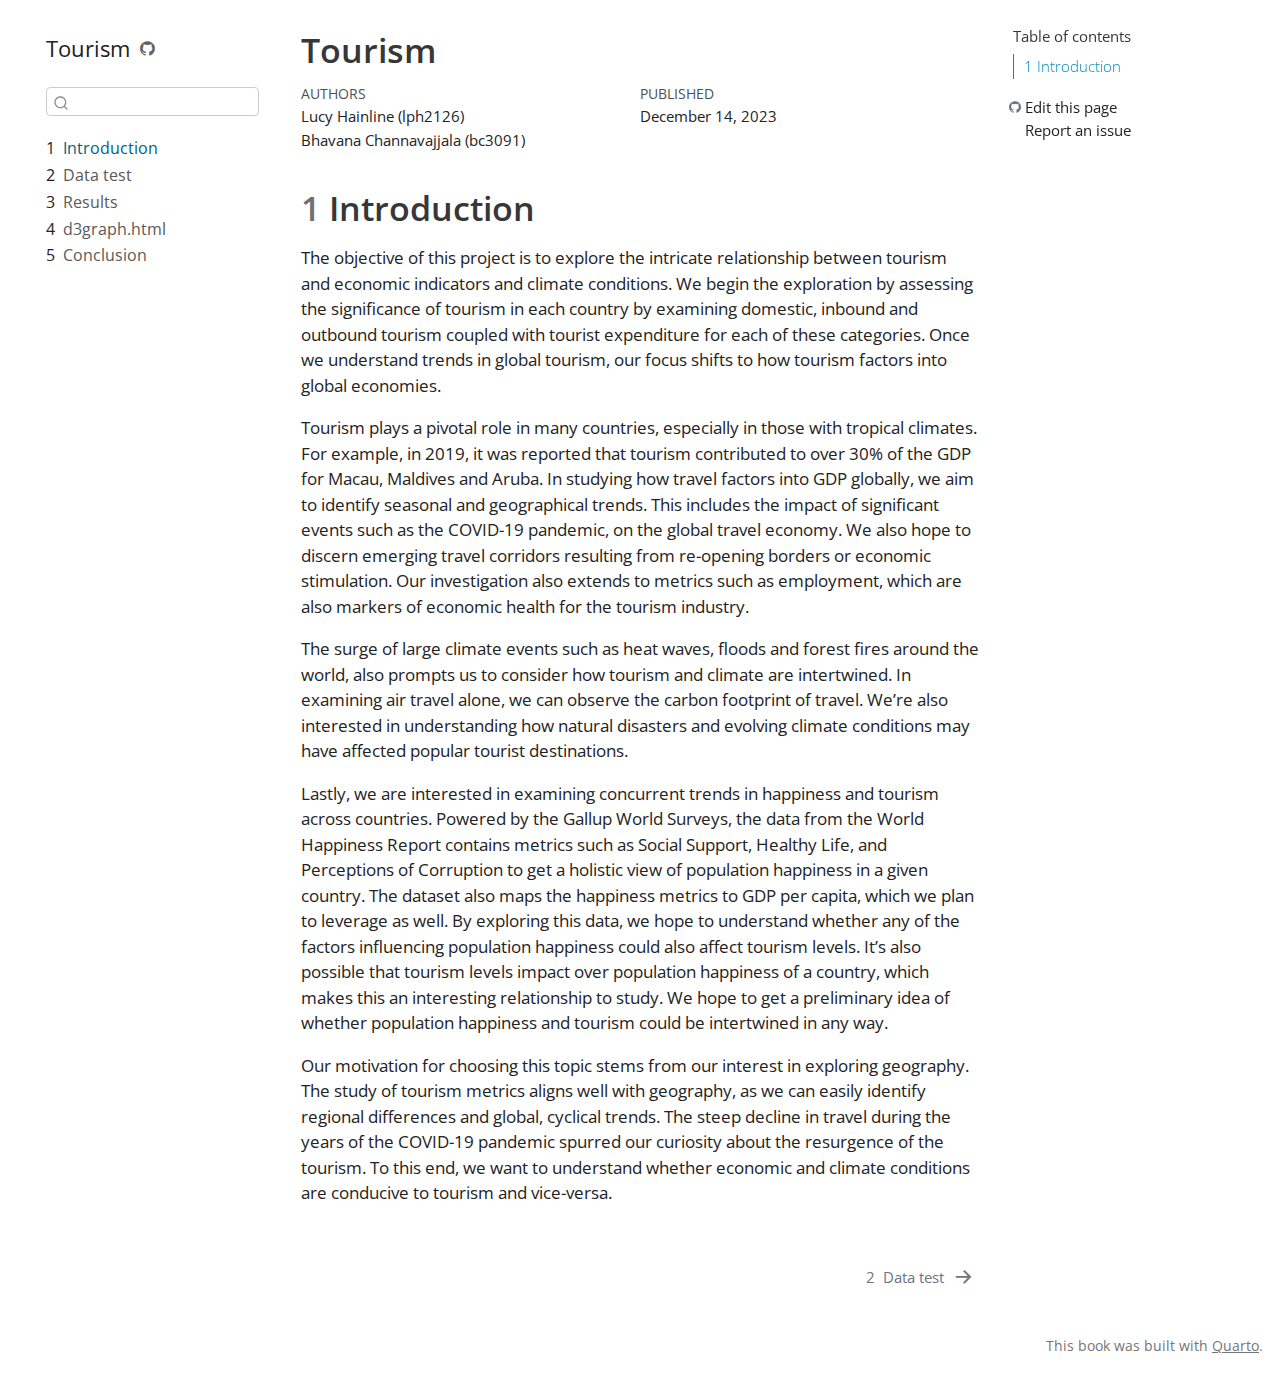
<file: docs/index.html>
<!DOCTYPE html>
<html xmlns="http://www.w3.org/1999/xhtml" lang="en" xml:lang="en"><head>

<meta charset="utf-8">
<meta name="generator" content="quarto-1.3.353">

<meta name="viewport" content="width=device-width, initial-scale=1.0, user-scalable=yes">

<meta name="author" content="Lucy Hainline (lph2126)">
<meta name="author" content="Bhavana Channavajjala (bc3091)">
<meta name="dcterms.date" content="2023-12-14">

<title>Tourism</title>
<style>
code{white-space: pre-wrap;}
span.smallcaps{font-variant: small-caps;}
div.columns{display: flex; gap: min(4vw, 1.5em);}
div.column{flex: auto; overflow-x: auto;}
div.hanging-indent{margin-left: 1.5em; text-indent: -1.5em;}
ul.task-list{list-style: none;}
ul.task-list li input[type="checkbox"] {
  width: 0.8em;
  margin: 0 0.8em 0.2em -1em; /* quarto-specific, see https://github.com/quarto-dev/quarto-cli/issues/4556 */ 
  vertical-align: middle;
}
</style>


<script src="site_libs/quarto-nav/quarto-nav.js"></script>
<script src="site_libs/quarto-nav/headroom.min.js"></script>
<script src="site_libs/clipboard/clipboard.min.js"></script>
<script src="site_libs/quarto-search/autocomplete.umd.js"></script>
<script src="site_libs/quarto-search/fuse.min.js"></script>
<script src="site_libs/quarto-search/quarto-search.js"></script>
<meta name="quarto:offset" content="./">
<link href="./data.html" rel="next">
<script src="site_libs/quarto-html/quarto.js"></script>
<script src="site_libs/quarto-html/popper.min.js"></script>
<script src="site_libs/quarto-html/tippy.umd.min.js"></script>
<script src="site_libs/quarto-html/anchor.min.js"></script>
<link href="site_libs/quarto-html/tippy.css" rel="stylesheet">
<link href="site_libs/quarto-html/quarto-syntax-highlighting.css" rel="stylesheet" id="quarto-text-highlighting-styles">
<script src="site_libs/bootstrap/bootstrap.min.js"></script>
<link href="site_libs/bootstrap/bootstrap-icons.css" rel="stylesheet">
<link href="site_libs/bootstrap/bootstrap.min.css" rel="stylesheet" id="quarto-bootstrap" data-mode="light">
<script id="quarto-search-options" type="application/json">{
  "location": "sidebar",
  "copy-button": false,
  "collapse-after": 3,
  "panel-placement": "start",
  "type": "textbox",
  "limit": 20,
  "language": {
    "search-no-results-text": "No results",
    "search-matching-documents-text": "matching documents",
    "search-copy-link-title": "Copy link to search",
    "search-hide-matches-text": "Hide additional matches",
    "search-more-match-text": "more match in this document",
    "search-more-matches-text": "more matches in this document",
    "search-clear-button-title": "Clear",
    "search-detached-cancel-button-title": "Cancel",
    "search-submit-button-title": "Submit"
  }
}</script>


</head>

<body class="nav-sidebar floating">

<div id="quarto-search-results"></div>
  <header id="quarto-header" class="headroom fixed-top">
  <nav class="quarto-secondary-nav">
    <div class="container-fluid d-flex">
      <button type="button" class="quarto-btn-toggle btn" data-bs-toggle="collapse" data-bs-target="#quarto-sidebar,#quarto-sidebar-glass" aria-controls="quarto-sidebar" aria-expanded="false" aria-label="Toggle sidebar navigation" onclick="if (window.quartoToggleHeadroom) { window.quartoToggleHeadroom(); }">
        <i class="bi bi-layout-text-sidebar-reverse"></i>
      </button>
      <nav class="quarto-page-breadcrumbs" aria-label="breadcrumb"><ol class="breadcrumb"><li class="breadcrumb-item"><a href="./index.html"><span class="chapter-number">1</span>&nbsp; <span class="chapter-title">Introduction</span></a></li></ol></nav>
      <a class="flex-grow-1" role="button" data-bs-toggle="collapse" data-bs-target="#quarto-sidebar,#quarto-sidebar-glass" aria-controls="quarto-sidebar" aria-expanded="false" aria-label="Toggle sidebar navigation" onclick="if (window.quartoToggleHeadroom) { window.quartoToggleHeadroom(); }">      
      </a>
      <button type="button" class="btn quarto-search-button" aria-label="Search" onclick="window.quartoOpenSearch();">
        <i class="bi bi-search"></i>
      </button>
    </div>
  </nav>
</header>
<!-- content -->
<div id="quarto-content" class="quarto-container page-columns page-rows-contents page-layout-article">
<!-- sidebar -->
  <nav id="quarto-sidebar" class="sidebar collapse collapse-horizontal sidebar-navigation floating overflow-auto">
    <div class="pt-lg-2 mt-2 text-left sidebar-header">
    <div class="sidebar-title mb-0 py-0">
      <a href="./">Tourism</a> 
        <div class="sidebar-tools-main">
    <a href="https://github.com/bchannavajjala/tourism" title="Source Code" class="quarto-navigation-tool px-1" aria-label="Source Code"><i class="bi bi-github"></i></a>
</div>
    </div>
      </div>
        <div class="mt-2 flex-shrink-0 align-items-center">
        <div class="sidebar-search">
        <div id="quarto-search" class="" title="Search"></div>
        </div>
        </div>
    <div class="sidebar-menu-container"> 
    <ul class="list-unstyled mt-1">
        <li class="sidebar-item">
  <div class="sidebar-item-container"> 
  <a href="./index.html" class="sidebar-item-text sidebar-link active">
 <span class="menu-text"><span class="chapter-number">1</span>&nbsp; <span class="chapter-title">Introduction</span></span></a>
  </div>
</li>
        <li class="sidebar-item">
  <div class="sidebar-item-container"> 
  <a href="./data.html" class="sidebar-item-text sidebar-link">
 <span class="menu-text"><span class="chapter-number">2</span>&nbsp; <span class="chapter-title">Data test</span></span></a>
  </div>
</li>
        <li class="sidebar-item">
  <div class="sidebar-item-container"> 
  <a href="./results.html" class="sidebar-item-text sidebar-link">
 <span class="menu-text"><span class="chapter-number">3</span>&nbsp; <span class="chapter-title">Results</span></span></a>
  </div>
</li>
        <li class="sidebar-item">
  <div class="sidebar-item-container"> 
  <a href="./d3graph.html" class="sidebar-item-text sidebar-link">
 <span class="menu-text"><span class="chapter-number">4</span>&nbsp; <span class="chapter-title">d3graph.html</span></span></a>
  </div>
</li>
        <li class="sidebar-item">
  <div class="sidebar-item-container"> 
  <a href="./conclusion.html" class="sidebar-item-text sidebar-link">
 <span class="menu-text"><span class="chapter-number">5</span>&nbsp; <span class="chapter-title">Conclusion</span></span></a>
  </div>
</li>
    </ul>
    </div>
</nav>
<div id="quarto-sidebar-glass" data-bs-toggle="collapse" data-bs-target="#quarto-sidebar,#quarto-sidebar-glass"></div>
<!-- margin-sidebar -->
    <div id="quarto-margin-sidebar" class="sidebar margin-sidebar">
        <nav id="TOC" role="doc-toc" class="toc-active">
    <h2 id="toc-title">Table of contents</h2>
   
  <ul>
  <li><a href="#introduction" id="toc-introduction" class="nav-link active" data-scroll-target="#introduction"><span class="header-section-number">1</span> Introduction</a></li>
  </ul>
<div class="toc-actions"><div><i class="bi bi-github"></i></div><div class="action-links"><p><a href="https://github.com/bchannavajjala/tourism/edit/main/index.qmd" class="toc-action">Edit this page</a></p><p><a href="https://github.com/bchannavajjala/tourism/issues/new" class="toc-action">Report an issue</a></p></div></div></nav>
    </div>
<!-- main -->
<main class="content" id="quarto-document-content">

<header id="title-block-header" class="quarto-title-block default">
<div class="quarto-title">
<h1 class="title">Tourism</h1>
</div>



<div class="quarto-title-meta">

    <div>
    <div class="quarto-title-meta-heading">Authors</div>
    <div class="quarto-title-meta-contents">
             <p>Lucy Hainline (lph2126) </p>
             <p>Bhavana Channavajjala (bc3091) </p>
          </div>
  </div>
    
    <div>
    <div class="quarto-title-meta-heading">Published</div>
    <div class="quarto-title-meta-contents">
      <p class="date">December 14, 2023</p>
    </div>
  </div>
  
    
  </div>
  

</header>

<section id="introduction" class="level1" data-number="1">
<h1 data-number="1"><span class="header-section-number">1</span> Introduction</h1>
<p>The objective of this project is to explore the intricate relationship between tourism and economic indicators and climate conditions. We begin the exploration by assessing the significance of tourism in each country by examining domestic, inbound and outbound tourism coupled with tourist expenditure for each of these categories. Once we understand trends in global tourism, our focus shifts to how tourism factors into global economies.</p>
<p>Tourism plays a pivotal role in many countries, especially in those with tropical climates. For example, in 2019, it was reported that tourism contributed to over 30% of the GDP for Macau, Maldives and Aruba. In studying how travel factors into GDP globally, we aim to identify seasonal and geographical trends. This includes the impact of significant events such as the COVID-19 pandemic, on the global travel economy. We also hope to discern emerging travel corridors resulting from re-opening borders or economic stimulation. Our investigation also extends to metrics such as employment, which are also markers of economic health for the tourism industry.</p>
<p>The surge of large climate events such as heat waves, floods and forest fires around the world, also prompts us to consider how tourism and climate are intertwined. In examining air travel alone, we can observe the carbon footprint of travel. We’re also interested in understanding how natural disasters and evolving climate conditions may have affected popular tourist destinations.</p>
<p>Lastly, we are interested in examining concurrent trends in happiness and tourism across countries. Powered by the Gallup World Surveys, the data from the World Happiness Report contains metrics such as Social Support, Healthy Life, and Perceptions of Corruption to get a holistic view of population happiness in a given country. The dataset also maps the happiness metrics to GDP per capita, which we plan to leverage as well. By exploring this data, we hope to understand whether any of the factors influencing population happiness could also affect tourism levels. It’s also possible that tourism levels impact over population happiness of a country, which makes this an interesting relationship to study. We hope to get a preliminary idea of whether population happiness and tourism could be intertwined in any way.</p>
<p>Our motivation for choosing this topic stems from our interest in exploring geography. The study of tourism metrics aligns well with geography, as we can easily identify regional differences and global, cyclical trends. The steep decline in travel during the years of the COVID-19 pandemic spurred our curiosity about the resurgence of the tourism. To this end, we want to understand whether economic and climate conditions are conducive to tourism and vice-versa.</p>


</section>

</main> <!-- /main -->
<script id="quarto-html-after-body" type="application/javascript">
window.document.addEventListener("DOMContentLoaded", function (event) {
  const toggleBodyColorMode = (bsSheetEl) => {
    const mode = bsSheetEl.getAttribute("data-mode");
    const bodyEl = window.document.querySelector("body");
    if (mode === "dark") {
      bodyEl.classList.add("quarto-dark");
      bodyEl.classList.remove("quarto-light");
    } else {
      bodyEl.classList.add("quarto-light");
      bodyEl.classList.remove("quarto-dark");
    }
  }
  const toggleBodyColorPrimary = () => {
    const bsSheetEl = window.document.querySelector("link#quarto-bootstrap");
    if (bsSheetEl) {
      toggleBodyColorMode(bsSheetEl);
    }
  }
  toggleBodyColorPrimary();  
  const icon = "";
  const anchorJS = new window.AnchorJS();
  anchorJS.options = {
    placement: 'right',
    icon: icon
  };
  anchorJS.add('.anchored');
  const isCodeAnnotation = (el) => {
    for (const clz of el.classList) {
      if (clz.startsWith('code-annotation-')) {                     
        return true;
      }
    }
    return false;
  }
  const clipboard = new window.ClipboardJS('.code-copy-button', {
    text: function(trigger) {
      const codeEl = trigger.previousElementSibling.cloneNode(true);
      for (const childEl of codeEl.children) {
        if (isCodeAnnotation(childEl)) {
          childEl.remove();
        }
      }
      return codeEl.innerText;
    }
  });
  clipboard.on('success', function(e) {
    // button target
    const button = e.trigger;
    // don't keep focus
    button.blur();
    // flash "checked"
    button.classList.add('code-copy-button-checked');
    var currentTitle = button.getAttribute("title");
    button.setAttribute("title", "Copied!");
    let tooltip;
    if (window.bootstrap) {
      button.setAttribute("data-bs-toggle", "tooltip");
      button.setAttribute("data-bs-placement", "left");
      button.setAttribute("data-bs-title", "Copied!");
      tooltip = new bootstrap.Tooltip(button, 
        { trigger: "manual", 
          customClass: "code-copy-button-tooltip",
          offset: [0, -8]});
      tooltip.show();    
    }
    setTimeout(function() {
      if (tooltip) {
        tooltip.hide();
        button.removeAttribute("data-bs-title");
        button.removeAttribute("data-bs-toggle");
        button.removeAttribute("data-bs-placement");
      }
      button.setAttribute("title", currentTitle);
      button.classList.remove('code-copy-button-checked');
    }, 1000);
    // clear code selection
    e.clearSelection();
  });
  function tippyHover(el, contentFn) {
    const config = {
      allowHTML: true,
      content: contentFn,
      maxWidth: 500,
      delay: 100,
      arrow: false,
      appendTo: function(el) {
          return el.parentElement;
      },
      interactive: true,
      interactiveBorder: 10,
      theme: 'quarto',
      placement: 'bottom-start'
    };
    window.tippy(el, config); 
  }
  const noterefs = window.document.querySelectorAll('a[role="doc-noteref"]');
  for (var i=0; i<noterefs.length; i++) {
    const ref = noterefs[i];
    tippyHover(ref, function() {
      // use id or data attribute instead here
      let href = ref.getAttribute('data-footnote-href') || ref.getAttribute('href');
      try { href = new URL(href).hash; } catch {}
      const id = href.replace(/^#\/?/, "");
      const note = window.document.getElementById(id);
      return note.innerHTML;
    });
  }
      let selectedAnnoteEl;
      const selectorForAnnotation = ( cell, annotation) => {
        let cellAttr = 'data-code-cell="' + cell + '"';
        let lineAttr = 'data-code-annotation="' +  annotation + '"';
        const selector = 'span[' + cellAttr + '][' + lineAttr + ']';
        return selector;
      }
      const selectCodeLines = (annoteEl) => {
        const doc = window.document;
        const targetCell = annoteEl.getAttribute("data-target-cell");
        const targetAnnotation = annoteEl.getAttribute("data-target-annotation");
        const annoteSpan = window.document.querySelector(selectorForAnnotation(targetCell, targetAnnotation));
        const lines = annoteSpan.getAttribute("data-code-lines").split(",");
        const lineIds = lines.map((line) => {
          return targetCell + "-" + line;
        })
        let top = null;
        let height = null;
        let parent = null;
        if (lineIds.length > 0) {
            //compute the position of the single el (top and bottom and make a div)
            const el = window.document.getElementById(lineIds[0]);
            top = el.offsetTop;
            height = el.offsetHeight;
            parent = el.parentElement.parentElement;
          if (lineIds.length > 1) {
            const lastEl = window.document.getElementById(lineIds[lineIds.length - 1]);
            const bottom = lastEl.offsetTop + lastEl.offsetHeight;
            height = bottom - top;
          }
          if (top !== null && height !== null && parent !== null) {
            // cook up a div (if necessary) and position it 
            let div = window.document.getElementById("code-annotation-line-highlight");
            if (div === null) {
              div = window.document.createElement("div");
              div.setAttribute("id", "code-annotation-line-highlight");
              div.style.position = 'absolute';
              parent.appendChild(div);
            }
            div.style.top = top - 2 + "px";
            div.style.height = height + 4 + "px";
            let gutterDiv = window.document.getElementById("code-annotation-line-highlight-gutter");
            if (gutterDiv === null) {
              gutterDiv = window.document.createElement("div");
              gutterDiv.setAttribute("id", "code-annotation-line-highlight-gutter");
              gutterDiv.style.position = 'absolute';
              const codeCell = window.document.getElementById(targetCell);
              const gutter = codeCell.querySelector('.code-annotation-gutter');
              gutter.appendChild(gutterDiv);
            }
            gutterDiv.style.top = top - 2 + "px";
            gutterDiv.style.height = height + 4 + "px";
          }
          selectedAnnoteEl = annoteEl;
        }
      };
      const unselectCodeLines = () => {
        const elementsIds = ["code-annotation-line-highlight", "code-annotation-line-highlight-gutter"];
        elementsIds.forEach((elId) => {
          const div = window.document.getElementById(elId);
          if (div) {
            div.remove();
          }
        });
        selectedAnnoteEl = undefined;
      };
      // Attach click handler to the DT
      const annoteDls = window.document.querySelectorAll('dt[data-target-cell]');
      for (const annoteDlNode of annoteDls) {
        annoteDlNode.addEventListener('click', (event) => {
          const clickedEl = event.target;
          if (clickedEl !== selectedAnnoteEl) {
            unselectCodeLines();
            const activeEl = window.document.querySelector('dt[data-target-cell].code-annotation-active');
            if (activeEl) {
              activeEl.classList.remove('code-annotation-active');
            }
            selectCodeLines(clickedEl);
            clickedEl.classList.add('code-annotation-active');
          } else {
            // Unselect the line
            unselectCodeLines();
            clickedEl.classList.remove('code-annotation-active');
          }
        });
      }
  const findCites = (el) => {
    const parentEl = el.parentElement;
    if (parentEl) {
      const cites = parentEl.dataset.cites;
      if (cites) {
        return {
          el,
          cites: cites.split(' ')
        };
      } else {
        return findCites(el.parentElement)
      }
    } else {
      return undefined;
    }
  };
  var bibliorefs = window.document.querySelectorAll('a[role="doc-biblioref"]');
  for (var i=0; i<bibliorefs.length; i++) {
    const ref = bibliorefs[i];
    const citeInfo = findCites(ref);
    if (citeInfo) {
      tippyHover(citeInfo.el, function() {
        var popup = window.document.createElement('div');
        citeInfo.cites.forEach(function(cite) {
          var citeDiv = window.document.createElement('div');
          citeDiv.classList.add('hanging-indent');
          citeDiv.classList.add('csl-entry');
          var biblioDiv = window.document.getElementById('ref-' + cite);
          if (biblioDiv) {
            citeDiv.innerHTML = biblioDiv.innerHTML;
          }
          popup.appendChild(citeDiv);
        });
        return popup.innerHTML;
      });
    }
  }
});
</script>
<nav class="page-navigation">
  <div class="nav-page nav-page-previous">
  </div>
  <div class="nav-page nav-page-next">
      <a href="./data.html" class="pagination-link">
        <span class="nav-page-text"><span class="chapter-number">2</span>&nbsp; <span class="chapter-title">Data test</span></span> <i class="bi bi-arrow-right-short"></i>
      </a>
  </div>
</nav>
</div> <!-- /content -->
<footer class="footer">
  <div class="nav-footer">
    <div class="nav-footer-left">
      &nbsp;
    </div>   
    <div class="nav-footer-center">
      &nbsp;
    </div>
    <div class="nav-footer-right">This book was built with <a href="https://quarto.org/">Quarto</a>.</div>
  </div>
</footer>



</body></html>
</file>
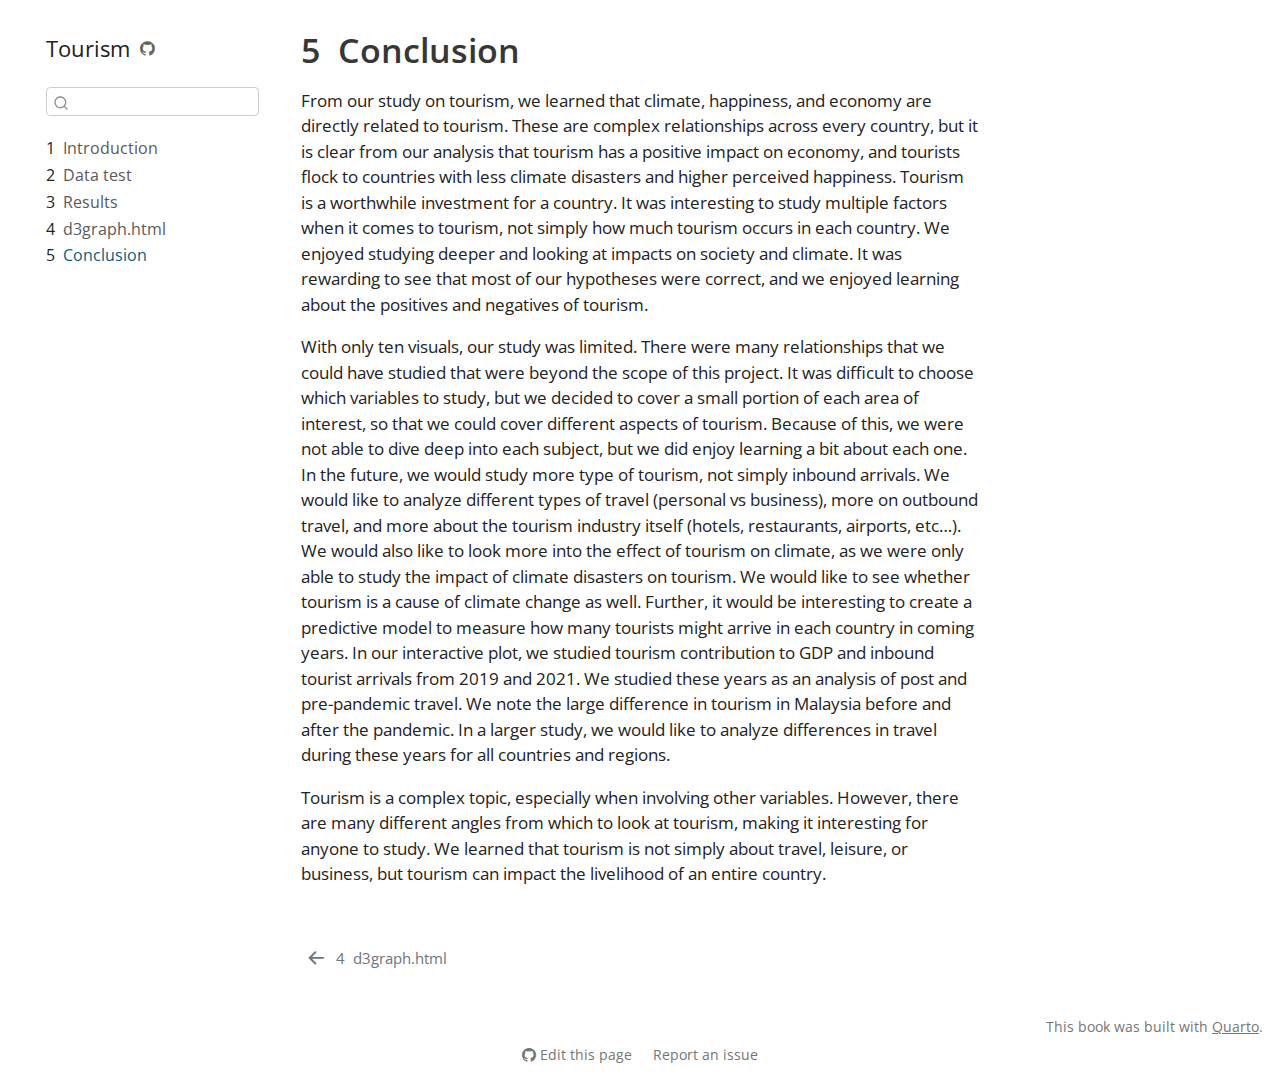
<file: docs/conclusion.html>
<!DOCTYPE html>
<html xmlns="http://www.w3.org/1999/xhtml" lang="en" xml:lang="en"><head>

<meta charset="utf-8">
<meta name="generator" content="quarto-1.3.353">

<meta name="viewport" content="width=device-width, initial-scale=1.0, user-scalable=yes">


<title>Tourism - 5&nbsp; Conclusion</title>
<style>
code{white-space: pre-wrap;}
span.smallcaps{font-variant: small-caps;}
div.columns{display: flex; gap: min(4vw, 1.5em);}
div.column{flex: auto; overflow-x: auto;}
div.hanging-indent{margin-left: 1.5em; text-indent: -1.5em;}
ul.task-list{list-style: none;}
ul.task-list li input[type="checkbox"] {
  width: 0.8em;
  margin: 0 0.8em 0.2em -1em; /* quarto-specific, see https://github.com/quarto-dev/quarto-cli/issues/4556 */ 
  vertical-align: middle;
}
</style>


<script src="site_libs/quarto-nav/quarto-nav.js"></script>
<script src="site_libs/quarto-nav/headroom.min.js"></script>
<script src="site_libs/clipboard/clipboard.min.js"></script>
<script src="site_libs/quarto-search/autocomplete.umd.js"></script>
<script src="site_libs/quarto-search/fuse.min.js"></script>
<script src="site_libs/quarto-search/quarto-search.js"></script>
<meta name="quarto:offset" content="./">
<link href="./d3graph.html" rel="prev">
<script src="site_libs/quarto-html/quarto.js"></script>
<script src="site_libs/quarto-html/popper.min.js"></script>
<script src="site_libs/quarto-html/tippy.umd.min.js"></script>
<script src="site_libs/quarto-html/anchor.min.js"></script>
<link href="site_libs/quarto-html/tippy.css" rel="stylesheet">
<link href="site_libs/quarto-html/quarto-syntax-highlighting.css" rel="stylesheet" id="quarto-text-highlighting-styles">
<script src="site_libs/bootstrap/bootstrap.min.js"></script>
<link href="site_libs/bootstrap/bootstrap-icons.css" rel="stylesheet">
<link href="site_libs/bootstrap/bootstrap.min.css" rel="stylesheet" id="quarto-bootstrap" data-mode="light">
<script id="quarto-search-options" type="application/json">{
  "location": "sidebar",
  "copy-button": false,
  "collapse-after": 3,
  "panel-placement": "start",
  "type": "textbox",
  "limit": 20,
  "language": {
    "search-no-results-text": "No results",
    "search-matching-documents-text": "matching documents",
    "search-copy-link-title": "Copy link to search",
    "search-hide-matches-text": "Hide additional matches",
    "search-more-match-text": "more match in this document",
    "search-more-matches-text": "more matches in this document",
    "search-clear-button-title": "Clear",
    "search-detached-cancel-button-title": "Cancel",
    "search-submit-button-title": "Submit"
  }
}</script>


</head>

<body class="nav-sidebar floating">

<div id="quarto-search-results"></div>
  <header id="quarto-header" class="headroom fixed-top">
  <nav class="quarto-secondary-nav">
    <div class="container-fluid d-flex">
      <button type="button" class="quarto-btn-toggle btn" data-bs-toggle="collapse" data-bs-target="#quarto-sidebar,#quarto-sidebar-glass" aria-controls="quarto-sidebar" aria-expanded="false" aria-label="Toggle sidebar navigation" onclick="if (window.quartoToggleHeadroom) { window.quartoToggleHeadroom(); }">
        <i class="bi bi-layout-text-sidebar-reverse"></i>
      </button>
      <nav class="quarto-page-breadcrumbs" aria-label="breadcrumb"><ol class="breadcrumb"><li class="breadcrumb-item"><a href="./conclusion.html"><span class="chapter-number">5</span>&nbsp; <span class="chapter-title">Conclusion</span></a></li></ol></nav>
      <a class="flex-grow-1" role="button" data-bs-toggle="collapse" data-bs-target="#quarto-sidebar,#quarto-sidebar-glass" aria-controls="quarto-sidebar" aria-expanded="false" aria-label="Toggle sidebar navigation" onclick="if (window.quartoToggleHeadroom) { window.quartoToggleHeadroom(); }">      
      </a>
      <button type="button" class="btn quarto-search-button" aria-label="Search" onclick="window.quartoOpenSearch();">
        <i class="bi bi-search"></i>
      </button>
    </div>
  </nav>
</header>
<!-- content -->
<div id="quarto-content" class="quarto-container page-columns page-rows-contents page-layout-article">
<!-- sidebar -->
  <nav id="quarto-sidebar" class="sidebar collapse collapse-horizontal sidebar-navigation floating overflow-auto">
    <div class="pt-lg-2 mt-2 text-left sidebar-header">
    <div class="sidebar-title mb-0 py-0">
      <a href="./">Tourism</a> 
        <div class="sidebar-tools-main">
    <a href="https://github.com/bchannavajjala/tourism" title="Source Code" class="quarto-navigation-tool px-1" aria-label="Source Code"><i class="bi bi-github"></i></a>
</div>
    </div>
      </div>
        <div class="mt-2 flex-shrink-0 align-items-center">
        <div class="sidebar-search">
        <div id="quarto-search" class="" title="Search"></div>
        </div>
        </div>
    <div class="sidebar-menu-container"> 
    <ul class="list-unstyled mt-1">
        <li class="sidebar-item">
  <div class="sidebar-item-container"> 
  <a href="./index.html" class="sidebar-item-text sidebar-link">
 <span class="menu-text"><span class="chapter-number">1</span>&nbsp; <span class="chapter-title">Introduction</span></span></a>
  </div>
</li>
        <li class="sidebar-item">
  <div class="sidebar-item-container"> 
  <a href="./data.html" class="sidebar-item-text sidebar-link">
 <span class="menu-text"><span class="chapter-number">2</span>&nbsp; <span class="chapter-title">Data test</span></span></a>
  </div>
</li>
        <li class="sidebar-item">
  <div class="sidebar-item-container"> 
  <a href="./results.html" class="sidebar-item-text sidebar-link">
 <span class="menu-text"><span class="chapter-number">3</span>&nbsp; <span class="chapter-title">Results</span></span></a>
  </div>
</li>
        <li class="sidebar-item">
  <div class="sidebar-item-container"> 
  <a href="./d3graph.html" class="sidebar-item-text sidebar-link">
 <span class="menu-text"><span class="chapter-number">4</span>&nbsp; <span class="chapter-title">d3graph.html</span></span></a>
  </div>
</li>
        <li class="sidebar-item">
  <div class="sidebar-item-container"> 
  <a href="./conclusion.html" class="sidebar-item-text sidebar-link active">
 <span class="menu-text"><span class="chapter-number">5</span>&nbsp; <span class="chapter-title">Conclusion</span></span></a>
  </div>
</li>
    </ul>
    </div>
</nav>
<div id="quarto-sidebar-glass" data-bs-toggle="collapse" data-bs-target="#quarto-sidebar,#quarto-sidebar-glass"></div>
<!-- margin-sidebar -->
    <div id="quarto-margin-sidebar" class="sidebar margin-sidebar">
        
    </div>
<!-- main -->
<main class="content" id="quarto-document-content">

<header id="title-block-header" class="quarto-title-block default">
<div class="quarto-title">
<h1 class="title"><span class="chapter-number">5</span>&nbsp; <span class="chapter-title">Conclusion</span></h1>
</div>



<div class="quarto-title-meta">

    
  
    
  </div>
  

</header>

<p>From our study on tourism, we learned that climate, happiness, and economy are directly related to tourism. These are complex relationships across every country, but it is clear from our analysis that tourism has a positive impact on economy, and tourists flock to countries with less climate disasters and higher perceived happiness. Tourism is a worthwhile investment for a country. It was interesting to study multiple factors when it comes to tourism, not simply how much tourism occurs in each country. We enjoyed studying deeper and looking at impacts on society and climate. It was rewarding to see that most of our hypotheses were correct, and we enjoyed learning about the positives and negatives of tourism.</p>
<p>With only ten visuals, our study was limited. There were many relationships that we could have studied that were beyond the scope of this project. It was difficult to choose which variables to study, but we decided to cover a small portion of each area of interest, so that we could cover different aspects of tourism. Because of this, we were not able to dive deep into each subject, but we did enjoy learning a bit about each one. In the future, we would study more type of tourism, not simply inbound arrivals. We would like to analyze different types of travel (personal vs business), more on outbound travel, and more about the tourism industry itself (hotels, restaurants, airports, etc…). We would also like to look more into the effect of tourism on climate, as we were only able to study the impact of climate disasters on tourism. We would like to see whether tourism is a cause of climate change as well. Further, it would be interesting to create a predictive model to measure how many tourists might arrive in each country in coming years. In our interactive plot, we studied tourism contribution to GDP and inbound tourist arrivals from 2019 and 2021. We studied these years as an analysis of post and pre-pandemic travel. We note the large difference in tourism in Malaysia before and after the pandemic. In a larger study, we would like to analyze differences in travel during these years for all countries and regions.</p>
<p>Tourism is a complex topic, especially when involving other variables. However, there are many different angles from which to look at tourism, making it interesting for anyone to study. We learned that tourism is not simply about travel, leisure, or business, but tourism can impact the livelihood of an entire country.</p>



</main> <!-- /main -->
<script id="quarto-html-after-body" type="application/javascript">
window.document.addEventListener("DOMContentLoaded", function (event) {
  const toggleBodyColorMode = (bsSheetEl) => {
    const mode = bsSheetEl.getAttribute("data-mode");
    const bodyEl = window.document.querySelector("body");
    if (mode === "dark") {
      bodyEl.classList.add("quarto-dark");
      bodyEl.classList.remove("quarto-light");
    } else {
      bodyEl.classList.add("quarto-light");
      bodyEl.classList.remove("quarto-dark");
    }
  }
  const toggleBodyColorPrimary = () => {
    const bsSheetEl = window.document.querySelector("link#quarto-bootstrap");
    if (bsSheetEl) {
      toggleBodyColorMode(bsSheetEl);
    }
  }
  toggleBodyColorPrimary();  
  const icon = "";
  const anchorJS = new window.AnchorJS();
  anchorJS.options = {
    placement: 'right',
    icon: icon
  };
  anchorJS.add('.anchored');
  const isCodeAnnotation = (el) => {
    for (const clz of el.classList) {
      if (clz.startsWith('code-annotation-')) {                     
        return true;
      }
    }
    return false;
  }
  const clipboard = new window.ClipboardJS('.code-copy-button', {
    text: function(trigger) {
      const codeEl = trigger.previousElementSibling.cloneNode(true);
      for (const childEl of codeEl.children) {
        if (isCodeAnnotation(childEl)) {
          childEl.remove();
        }
      }
      return codeEl.innerText;
    }
  });
  clipboard.on('success', function(e) {
    // button target
    const button = e.trigger;
    // don't keep focus
    button.blur();
    // flash "checked"
    button.classList.add('code-copy-button-checked');
    var currentTitle = button.getAttribute("title");
    button.setAttribute("title", "Copied!");
    let tooltip;
    if (window.bootstrap) {
      button.setAttribute("data-bs-toggle", "tooltip");
      button.setAttribute("data-bs-placement", "left");
      button.setAttribute("data-bs-title", "Copied!");
      tooltip = new bootstrap.Tooltip(button, 
        { trigger: "manual", 
          customClass: "code-copy-button-tooltip",
          offset: [0, -8]});
      tooltip.show();    
    }
    setTimeout(function() {
      if (tooltip) {
        tooltip.hide();
        button.removeAttribute("data-bs-title");
        button.removeAttribute("data-bs-toggle");
        button.removeAttribute("data-bs-placement");
      }
      button.setAttribute("title", currentTitle);
      button.classList.remove('code-copy-button-checked');
    }, 1000);
    // clear code selection
    e.clearSelection();
  });
  function tippyHover(el, contentFn) {
    const config = {
      allowHTML: true,
      content: contentFn,
      maxWidth: 500,
      delay: 100,
      arrow: false,
      appendTo: function(el) {
          return el.parentElement;
      },
      interactive: true,
      interactiveBorder: 10,
      theme: 'quarto',
      placement: 'bottom-start'
    };
    window.tippy(el, config); 
  }
  const noterefs = window.document.querySelectorAll('a[role="doc-noteref"]');
  for (var i=0; i<noterefs.length; i++) {
    const ref = noterefs[i];
    tippyHover(ref, function() {
      // use id or data attribute instead here
      let href = ref.getAttribute('data-footnote-href') || ref.getAttribute('href');
      try { href = new URL(href).hash; } catch {}
      const id = href.replace(/^#\/?/, "");
      const note = window.document.getElementById(id);
      return note.innerHTML;
    });
  }
      let selectedAnnoteEl;
      const selectorForAnnotation = ( cell, annotation) => {
        let cellAttr = 'data-code-cell="' + cell + '"';
        let lineAttr = 'data-code-annotation="' +  annotation + '"';
        const selector = 'span[' + cellAttr + '][' + lineAttr + ']';
        return selector;
      }
      const selectCodeLines = (annoteEl) => {
        const doc = window.document;
        const targetCell = annoteEl.getAttribute("data-target-cell");
        const targetAnnotation = annoteEl.getAttribute("data-target-annotation");
        const annoteSpan = window.document.querySelector(selectorForAnnotation(targetCell, targetAnnotation));
        const lines = annoteSpan.getAttribute("data-code-lines").split(",");
        const lineIds = lines.map((line) => {
          return targetCell + "-" + line;
        })
        let top = null;
        let height = null;
        let parent = null;
        if (lineIds.length > 0) {
            //compute the position of the single el (top and bottom and make a div)
            const el = window.document.getElementById(lineIds[0]);
            top = el.offsetTop;
            height = el.offsetHeight;
            parent = el.parentElement.parentElement;
          if (lineIds.length > 1) {
            const lastEl = window.document.getElementById(lineIds[lineIds.length - 1]);
            const bottom = lastEl.offsetTop + lastEl.offsetHeight;
            height = bottom - top;
          }
          if (top !== null && height !== null && parent !== null) {
            // cook up a div (if necessary) and position it 
            let div = window.document.getElementById("code-annotation-line-highlight");
            if (div === null) {
              div = window.document.createElement("div");
              div.setAttribute("id", "code-annotation-line-highlight");
              div.style.position = 'absolute';
              parent.appendChild(div);
            }
            div.style.top = top - 2 + "px";
            div.style.height = height + 4 + "px";
            let gutterDiv = window.document.getElementById("code-annotation-line-highlight-gutter");
            if (gutterDiv === null) {
              gutterDiv = window.document.createElement("div");
              gutterDiv.setAttribute("id", "code-annotation-line-highlight-gutter");
              gutterDiv.style.position = 'absolute';
              const codeCell = window.document.getElementById(targetCell);
              const gutter = codeCell.querySelector('.code-annotation-gutter');
              gutter.appendChild(gutterDiv);
            }
            gutterDiv.style.top = top - 2 + "px";
            gutterDiv.style.height = height + 4 + "px";
          }
          selectedAnnoteEl = annoteEl;
        }
      };
      const unselectCodeLines = () => {
        const elementsIds = ["code-annotation-line-highlight", "code-annotation-line-highlight-gutter"];
        elementsIds.forEach((elId) => {
          const div = window.document.getElementById(elId);
          if (div) {
            div.remove();
          }
        });
        selectedAnnoteEl = undefined;
      };
      // Attach click handler to the DT
      const annoteDls = window.document.querySelectorAll('dt[data-target-cell]');
      for (const annoteDlNode of annoteDls) {
        annoteDlNode.addEventListener('click', (event) => {
          const clickedEl = event.target;
          if (clickedEl !== selectedAnnoteEl) {
            unselectCodeLines();
            const activeEl = window.document.querySelector('dt[data-target-cell].code-annotation-active');
            if (activeEl) {
              activeEl.classList.remove('code-annotation-active');
            }
            selectCodeLines(clickedEl);
            clickedEl.classList.add('code-annotation-active');
          } else {
            // Unselect the line
            unselectCodeLines();
            clickedEl.classList.remove('code-annotation-active');
          }
        });
      }
  const findCites = (el) => {
    const parentEl = el.parentElement;
    if (parentEl) {
      const cites = parentEl.dataset.cites;
      if (cites) {
        return {
          el,
          cites: cites.split(' ')
        };
      } else {
        return findCites(el.parentElement)
      }
    } else {
      return undefined;
    }
  };
  var bibliorefs = window.document.querySelectorAll('a[role="doc-biblioref"]');
  for (var i=0; i<bibliorefs.length; i++) {
    const ref = bibliorefs[i];
    const citeInfo = findCites(ref);
    if (citeInfo) {
      tippyHover(citeInfo.el, function() {
        var popup = window.document.createElement('div');
        citeInfo.cites.forEach(function(cite) {
          var citeDiv = window.document.createElement('div');
          citeDiv.classList.add('hanging-indent');
          citeDiv.classList.add('csl-entry');
          var biblioDiv = window.document.getElementById('ref-' + cite);
          if (biblioDiv) {
            citeDiv.innerHTML = biblioDiv.innerHTML;
          }
          popup.appendChild(citeDiv);
        });
        return popup.innerHTML;
      });
    }
  }
});
</script>
<nav class="page-navigation">
  <div class="nav-page nav-page-previous">
      <a href="./d3graph.html" class="pagination-link">
        <i class="bi bi-arrow-left-short"></i> <span class="nav-page-text"><span class="chapter-number">4</span>&nbsp; <span class="chapter-title">d3graph.html</span></span>
      </a>          
  </div>
  <div class="nav-page nav-page-next">
  </div>
</nav>
</div> <!-- /content -->
<footer class="footer">
  <div class="nav-footer">
    <div class="nav-footer-left">
      &nbsp;
    </div>   
    <div class="nav-footer-center">
      &nbsp;
    <div class="toc-actions"><div><i class="bi bi-github"></i></div><div class="action-links"><p><a href="https://github.com/bchannavajjala/tourism/edit/main/conclusion.qmd" class="toc-action">Edit this page</a></p><p><a href="https://github.com/bchannavajjala/tourism/issues/new" class="toc-action">Report an issue</a></p></div></div></div>
    <div class="nav-footer-right">This book was built with <a href="https://quarto.org/">Quarto</a>.</div>
  </div>
</footer>



</body></html>
</file>
<file: docs/site_libs/quarto-html/tippy.css>
.tippy-box[data-animation=fade][data-state=hidden]{opacity:0}[data-tippy-root]{max-width:calc(100vw - 10px)}.tippy-box{position:relative;background-color:#333;color:#fff;border-radius:4px;font-size:14px;line-height:1.4;white-space:normal;outline:0;transition-property:transform,visibility,opacity}.tippy-box[data-placement^=top]>.tippy-arrow{bottom:0}.tippy-box[data-placement^=top]>.tippy-arrow:before{bottom:-7px;left:0;border-width:8px 8px 0;border-top-color:initial;transform-origin:center top}.tippy-box[data-placement^=bottom]>.tippy-arrow{top:0}.tippy-box[data-placement^=bottom]>.tippy-arrow:before{top:-7px;left:0;border-width:0 8px 8px;border-bottom-color:initial;transform-origin:center bottom}.tippy-box[data-placement^=left]>.tippy-arrow{right:0}.tippy-box[data-placement^=left]>.tippy-arrow:before{border-width:8px 0 8px 8px;border-left-color:initial;right:-7px;transform-origin:center left}.tippy-box[data-placement^=right]>.tippy-arrow{left:0}.tippy-box[data-placement^=right]>.tippy-arrow:before{left:-7px;border-width:8px 8px 8px 0;border-right-color:initial;transform-origin:center right}.tippy-box[data-inertia][data-state=visible]{transition-timing-function:cubic-bezier(.54,1.5,.38,1.11)}.tippy-arrow{width:16px;height:16px;color:#333}.tippy-arrow:before{content:"";position:absolute;border-color:transparent;border-style:solid}.tippy-content{position:relative;padding:5px 9px;z-index:1}
</file>
<file: docs/site_libs/quarto-html/quarto-syntax-highlighting.css>
/* quarto syntax highlight colors */
:root {
  --quarto-hl-ot-color: #003B4F;
  --quarto-hl-at-color: #657422;
  --quarto-hl-ss-color: #20794D;
  --quarto-hl-an-color: #5E5E5E;
  --quarto-hl-fu-color: #4758AB;
  --quarto-hl-st-color: #20794D;
  --quarto-hl-cf-color: #003B4F;
  --quarto-hl-op-color: #5E5E5E;
  --quarto-hl-er-color: #AD0000;
  --quarto-hl-bn-color: #AD0000;
  --quarto-hl-al-color: #AD0000;
  --quarto-hl-va-color: #111111;
  --quarto-hl-bu-color: inherit;
  --quarto-hl-ex-color: inherit;
  --quarto-hl-pp-color: #AD0000;
  --quarto-hl-in-color: #5E5E5E;
  --quarto-hl-vs-color: #20794D;
  --quarto-hl-wa-color: #5E5E5E;
  --quarto-hl-do-color: #5E5E5E;
  --quarto-hl-im-color: #00769E;
  --quarto-hl-ch-color: #20794D;
  --quarto-hl-dt-color: #AD0000;
  --quarto-hl-fl-color: #AD0000;
  --quarto-hl-co-color: #5E5E5E;
  --quarto-hl-cv-color: #5E5E5E;
  --quarto-hl-cn-color: #8f5902;
  --quarto-hl-sc-color: #5E5E5E;
  --quarto-hl-dv-color: #AD0000;
  --quarto-hl-kw-color: #003B4F;
}

/* other quarto variables */
:root {
  --quarto-font-monospace: SFMono-Regular, Menlo, Monaco, Consolas, "Liberation Mono", "Courier New", monospace;
}

pre > code.sourceCode > span {
  color: #003B4F;
}

code span {
  color: #003B4F;
}

code.sourceCode > span {
  color: #003B4F;
}

div.sourceCode,
div.sourceCode pre.sourceCode {
  color: #003B4F;
}

code span.ot {
  color: #003B4F;
  font-style: inherit;
}

code span.at {
  color: #657422;
  font-style: inherit;
}

code span.ss {
  color: #20794D;
  font-style: inherit;
}

code span.an {
  color: #5E5E5E;
  font-style: inherit;
}

code span.fu {
  color: #4758AB;
  font-style: inherit;
}

code span.st {
  color: #20794D;
  font-style: inherit;
}

code span.cf {
  color: #003B4F;
  font-style: inherit;
}

code span.op {
  color: #5E5E5E;
  font-style: inherit;
}

code span.er {
  color: #AD0000;
  font-style: inherit;
}

code span.bn {
  color: #AD0000;
  font-style: inherit;
}

code span.al {
  color: #AD0000;
  font-style: inherit;
}

code span.va {
  color: #111111;
  font-style: inherit;
}

code span.bu {
  font-style: inherit;
}

code span.ex {
  font-style: inherit;
}

code span.pp {
  color: #AD0000;
  font-style: inherit;
}

code span.in {
  color: #5E5E5E;
  font-style: inherit;
}

code span.vs {
  color: #20794D;
  font-style: inherit;
}

code span.wa {
  color: #5E5E5E;
  font-style: italic;
}

code span.do {
  color: #5E5E5E;
  font-style: italic;
}

code span.im {
  color: #00769E;
  font-style: inherit;
}

code span.ch {
  color: #20794D;
  font-style: inherit;
}

code span.dt {
  color: #AD0000;
  font-style: inherit;
}

code span.fl {
  color: #AD0000;
  font-style: inherit;
}

code span.co {
  color: #5E5E5E;
  font-style: inherit;
}

code span.cv {
  color: #5E5E5E;
  font-style: italic;
}

code span.cn {
  color: #8f5902;
  font-style: inherit;
}

code span.sc {
  color: #5E5E5E;
  font-style: inherit;
}

code span.dv {
  color: #AD0000;
  font-style: inherit;
}

code span.kw {
  color: #003B4F;
  font-style: inherit;
}

.prevent-inlining {
  content: "</";
}

/*# sourceMappingURL=debc5d5d77c3f9108843748ff7464032.css.map */
</file>
